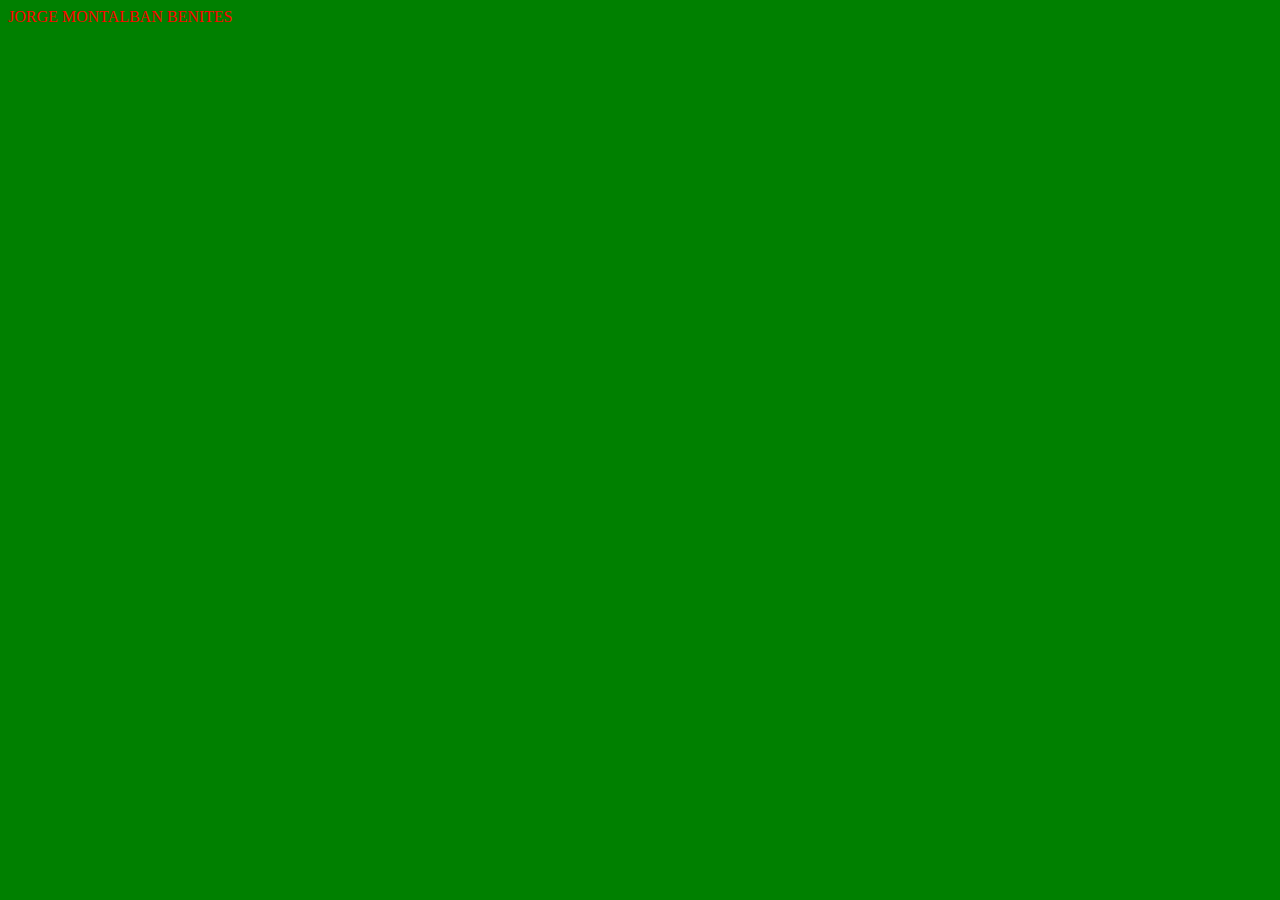
<file: index.html>
<!DOCTYPE html>
<html lang="en">
<head>
    <meta charset="UTF-8">
    <meta name="viewport" content="width=device-width, initial-scale=1.0">
    <title>Hola soy jorge</title>
    <style>
        body {
            color: red;
            background-color: green;
        }
    </style>
</head>
<body>
    JORGE MONTALBAN BENITES
</body>
</html>
</file>
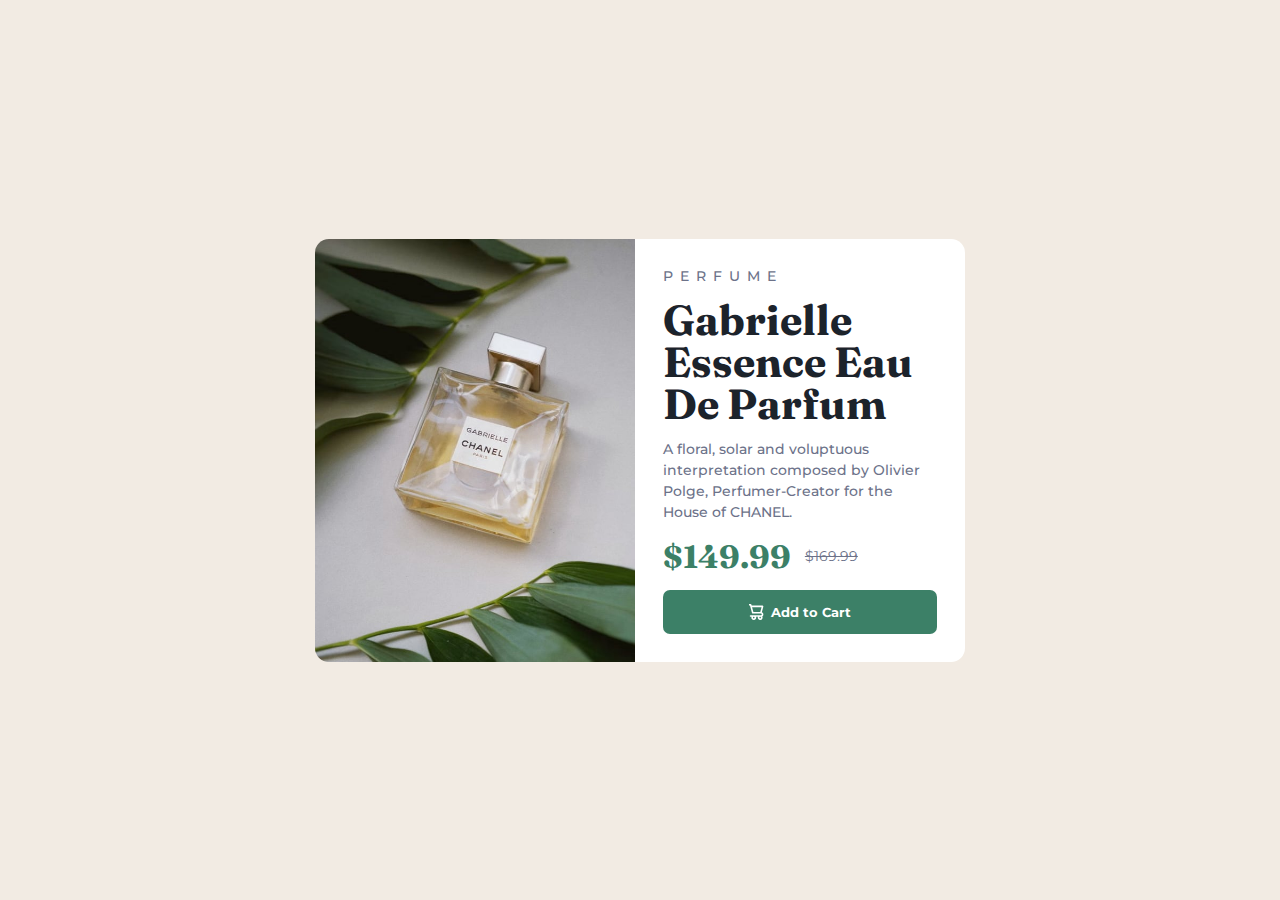
<file: semana01/dia02-html/index.html>
<!DOCTYPE html>
<html lang="en">
<head>
    <meta charset="UTF-8">
    <meta name="viewport" content="width=device-width, initial-scale=1.0">
    <title>Document</title>
    <link rel="stylesheet" href="./main.css">
</head>
<body>
    <main>
    <section class="photo"></section>
    <section class="content">
    <h3>Perfume</h3>

    <h1>Gabrielle Essence Eau De Parfum</h1>

    <p>A floral, solar and voluptuous interpretation composed by Olivier Polge, 
    Perfumer-Creator for the House of CHANEL.
    </p>
    <div>
    <span>$149.99</span>
    <s>$169.99</s>
 
    </div>
    <button  class="btn">
        <img src="./images/icon-cart.svg" alt=" ">
        Add to Cart
    </button>
    </section>
</main> 
</body>
</html>
</file>
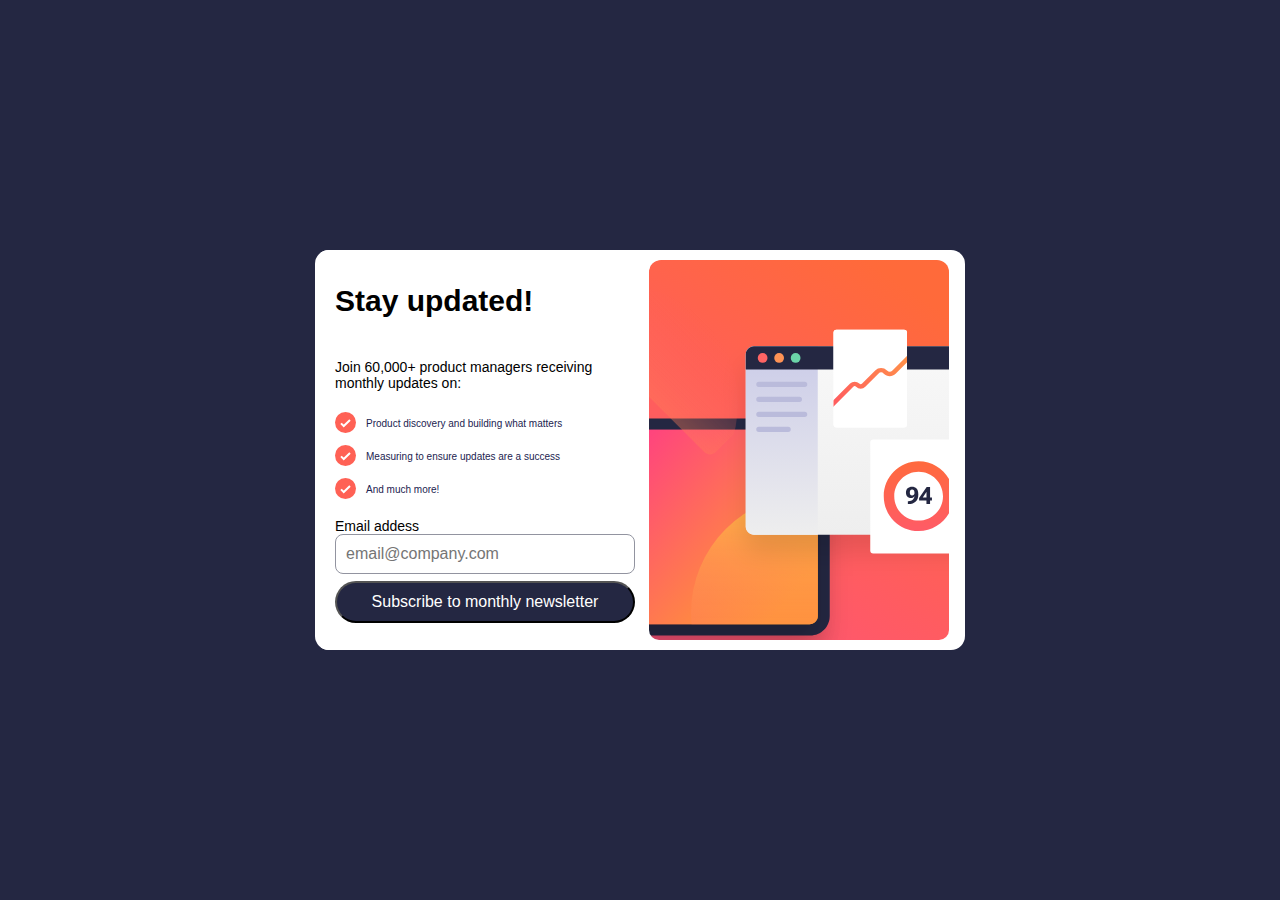
<file: semana01/reto01/newsletter-sign-up-with-success-message-main/index.html>
<!DOCTYPE html>
<html lang="en">
<head>
  <meta charset="UTF-8">
  <meta name="viewport" content="width=device-width, initial-scale=1.0">
  <title>Newsletter sign-up form with success message</title>
  <link rel="stylesheet" href="./main1.css">
</head>
<body>
  <main>
   <!-- Sign-up form start -->
  <section class="content">
   <h1>Stay updated!</h1>
   <P>Join 60,000+ product managers receiving monthly updates on:</P>
   <ul class="checklist">
    <li>Product discovery and building what matters</li>
    <li>Measuring to ensure updates are a success</li>
    <li>And much more!</li>
    </ul>
   <form>
    <label>
      Email addess
      <br/>
      <input type="text" placeholder="email@company.com"/>
    </label>
  </form>
    <button>Subscribe to monthly newsletter</button>
</section>
<section class = "photo"></section>
  </main>
</body>
</html>
</file>
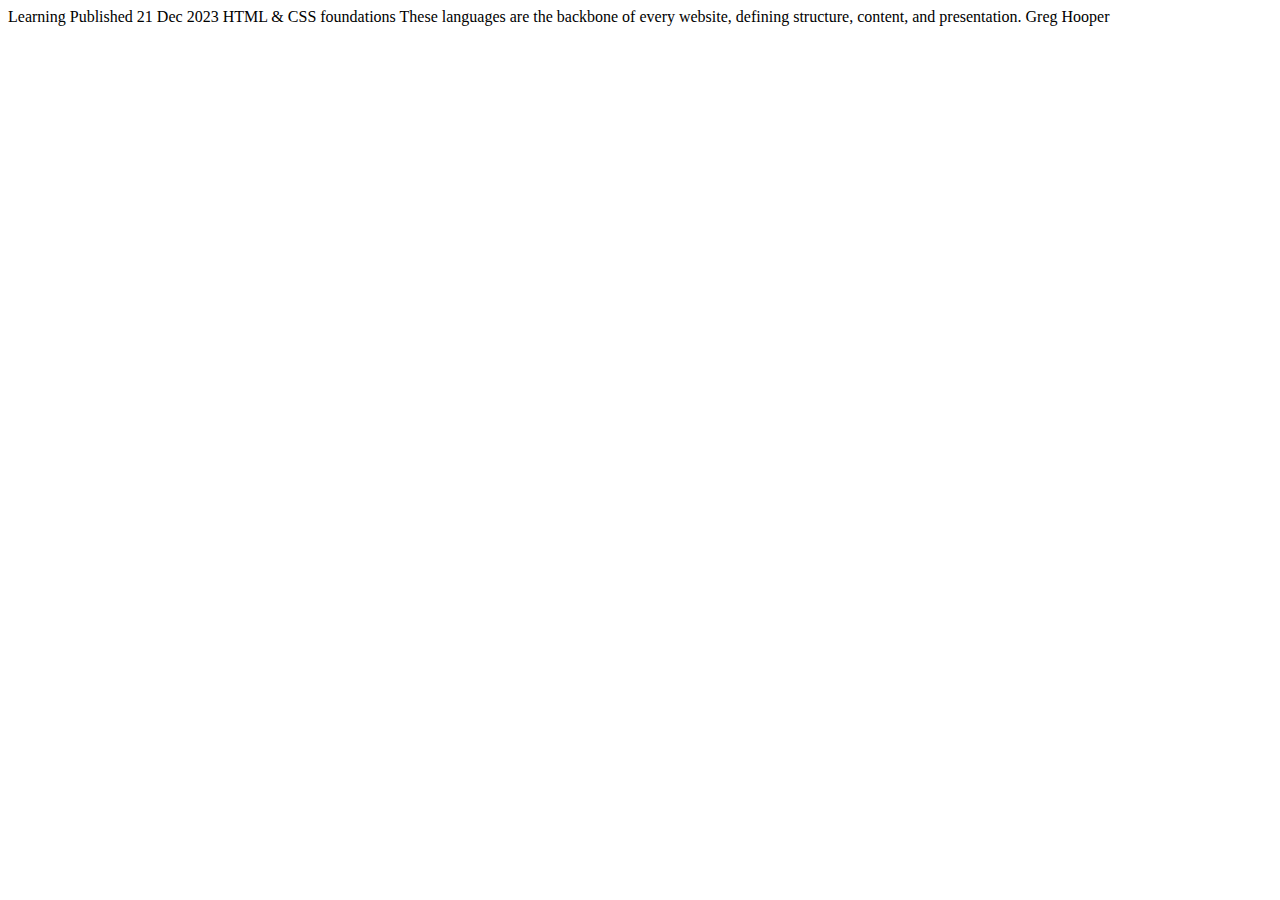
<file: semana01/reto02/blog-preview-card-main/index.html>
<!DOCTYPE html>
<html lang="en">
<head>
  <meta charset="UTF-8">
  <meta name="viewport" content="width=device-width, initial-scale=1.0">
  <title>Document</title>
</head>
<body>
  Learning

  Published 21 Dec 2023

  HTML & CSS foundations

  These languages are the backbone of every website, defining structure, content, and presentation.

  Greg Hooper
</body>
</html>
</file>
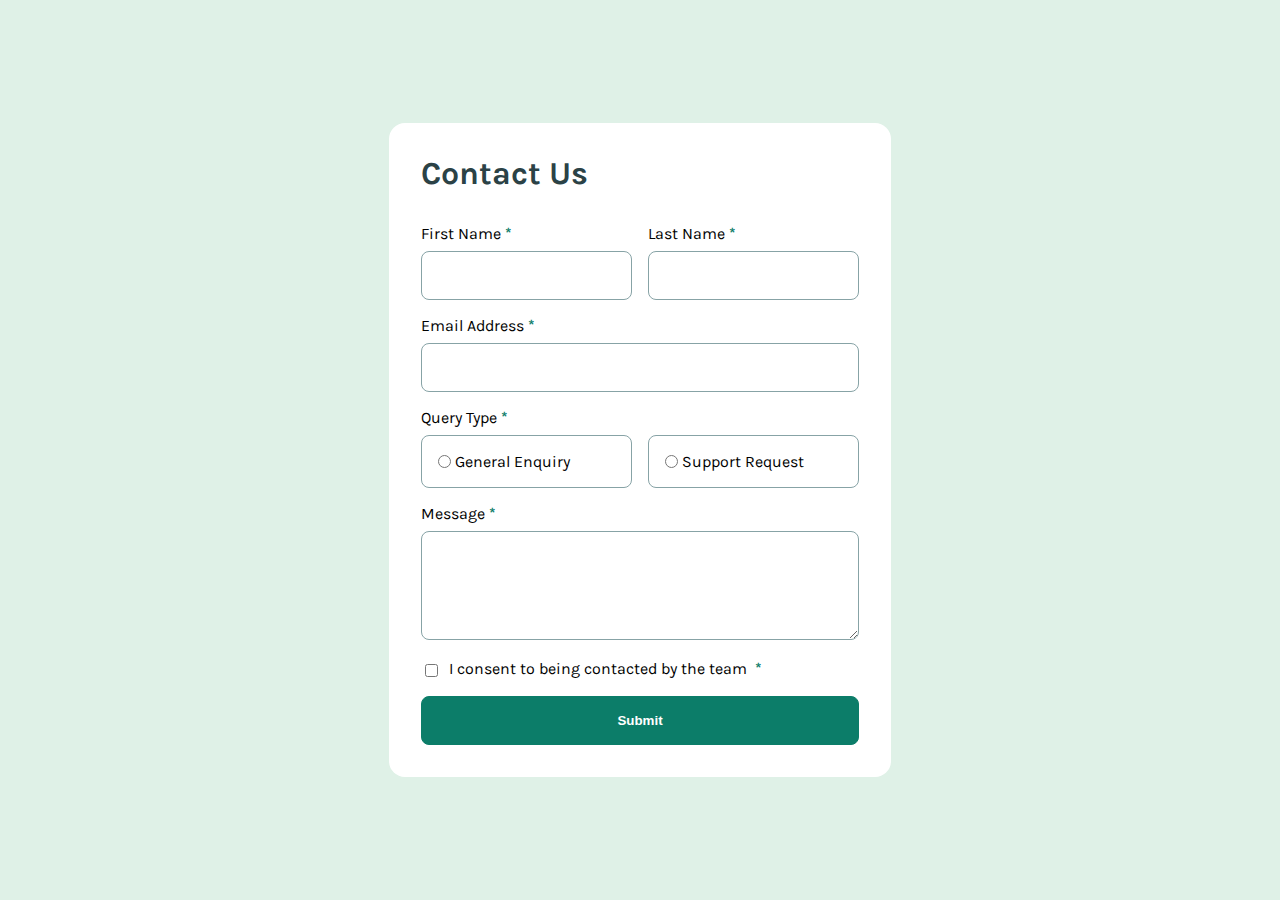
<file: semana02/dia01-reto/contact-form-main/index.html>
<!DOCTYPE html>
<html lang="en">
<head>
  <meta charset="UTF-8">
  <meta name="viewport" content="width=device-width, initial-scale=1.0">
  <title>Contact form</title>
  <link rel="stylesheet" href="./style.css">
</head>
<body>
  <main class="contact-form">
    <h1>Contact Us</h1>

    <form>
      <div class="row">
        <label>
          First Name <span class="required">*</span>
          <input type="text" />
        </label>
        
        <label>
          Last Name <span class="required">*</span>
          <input type="text" />
        </label>
      </div>

      <label>
        Email Address <span class="required">*</span>
        <input type="text" />
      </label>

      <label>
        Query Type <span class="required">*</span>
        
        <div class="row">
          <div class="query-type">
            <input type="radio" />
            General Enquiry
          </div>
  
          <div class="query-type">
            <input type="radio" />
            Support Request
          </div>
        </div>
      </label>
      
      <label>
        Message <span class="required">*</span>
        <textarea rows="5"></textarea>
      </label>
      
      <label class="flex">
        <input type="checkbox" />
        I consent to being contacted by the team <span class="required">*</span>
      </label>
      
      <input type="submit" />
    </form>
  </main>
</body>
</html>
</file>
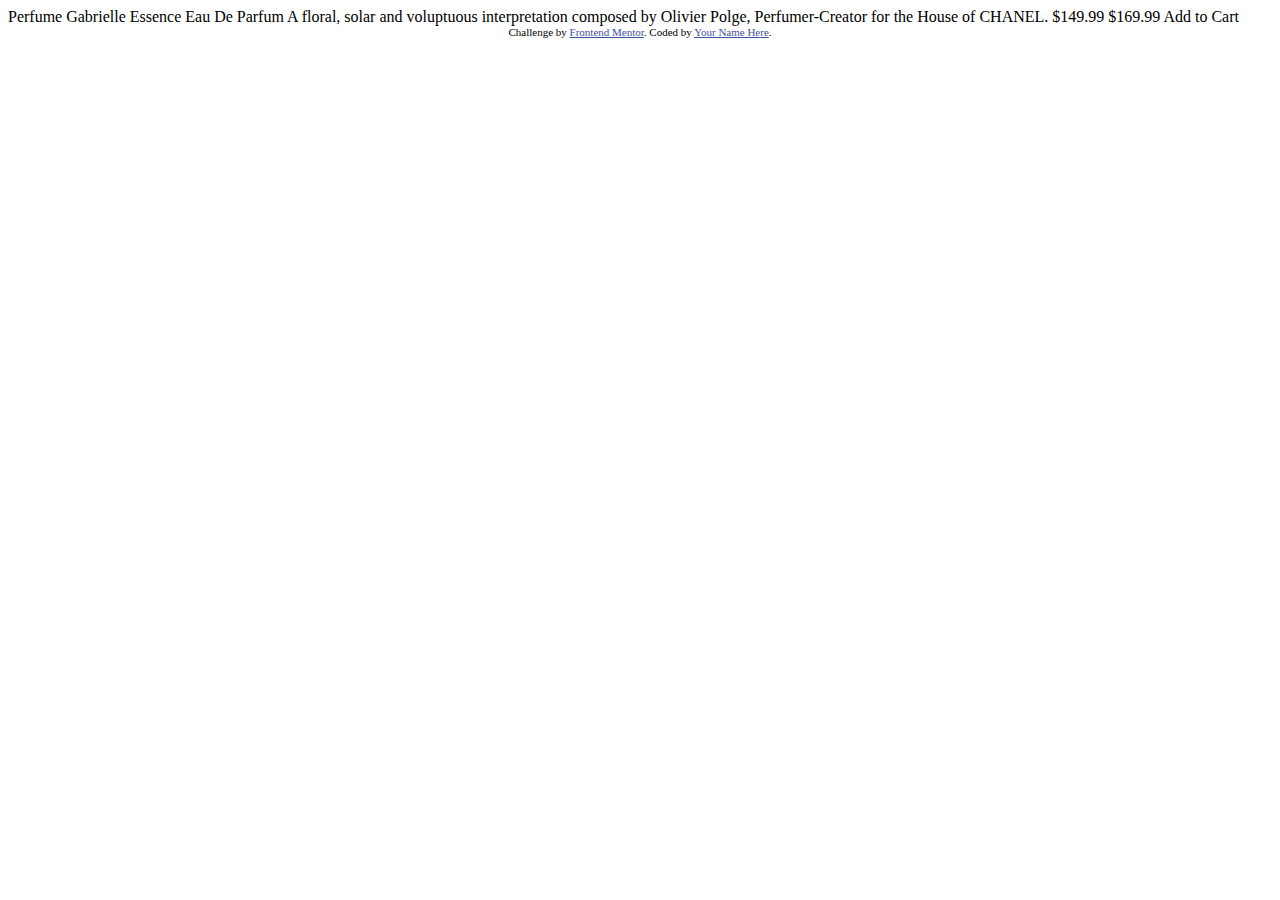
<file: semana01/dia02-html/index copy.html>
<!DOCTYPE html>
<html lang="en">
<head>
  <meta charset="UTF-8">
  <meta name="viewport" content="width=device-width, initial-scale=1.0"> <!-- displays site properly based on user's device -->

  <link rel="icon" type="image/png" sizes="32x32" href="./images/favicon-32x32.png">
  
  <title>Frontend Mentor | Product preview card component</title>

  <!-- Feel free to remove these styles or customise in your own stylesheet 👍 -->
  <style>
    .attribution { font-size: 11px; text-align: center; }
    .attribution a { color: hsl(228, 45%, 44%); }
  </style>
</head>
<body>

  Perfume

  Gabrielle Essence Eau De Parfum

  A floral, solar and voluptuous interpretation composed by Olivier Polge, 
  Perfumer-Creator for the House of CHANEL.

  $149.99
  $169.99

  Add to Cart
  
  <div class="attribution">
    Challenge by <a href="https://www.frontendmentor.io?ref=challenge" target="_blank">Frontend Mentor</a>. 
    Coded by <a href="#">Your Name Here</a>.
  </div>
</body>
</html>
</file>
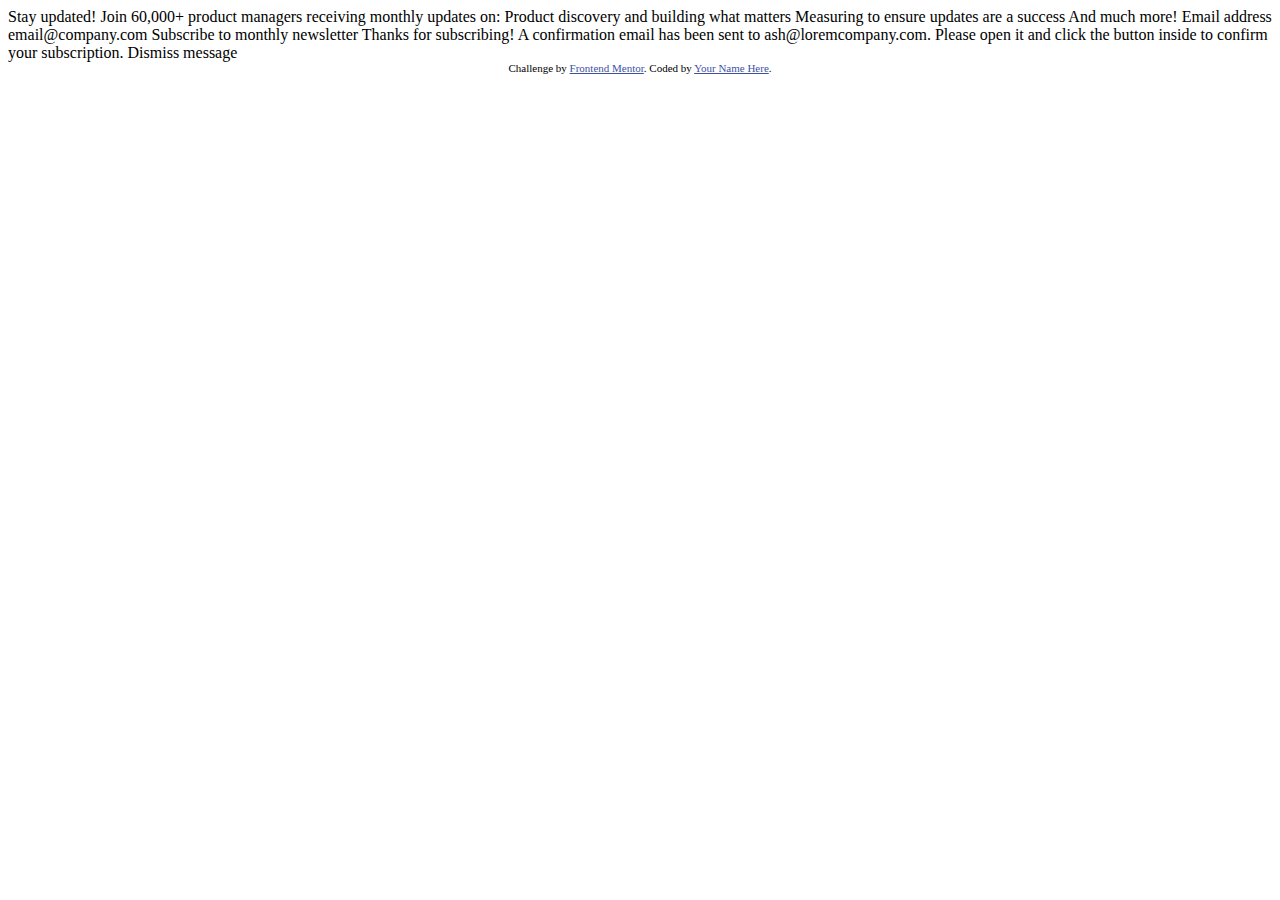
<file: semana01/reto01/newsletter-sign-up-with-success-message-main/index copy.html>
<!DOCTYPE html>
<html lang="en">
<head>
  <meta charset="UTF-8">
  <meta name="viewport" content="width=device-width, initial-scale=1.0"> <!-- displays site properly based on user's device -->

  <link rel="icon" type="image/png" sizes="32x32" href="./assets/images/favicon-32x32.png">
  
  <title>Frontend Mentor | Newsletter sign-up form with success message</title>

  <!-- Feel free to remove these styles or customise in your own stylesheet 👍 -->
  <style>
    .attribution { font-size: 11px; text-align: center; }
    .attribution a { color: hsl(228, 45%, 44%); }
  </style>
</head>
<body>

  <!-- Sign-up form start -->

  Stay updated!

  Join 60,000+ product managers receiving monthly updates on:

  Product discovery and building what matters
  Measuring to ensure updates are a success
  And much more!

  Email address
  email@company.com

  Subscribe to monthly newsletter

  <!-- Sign-up form end -->

  <!-- Success message start -->

  Thanks for subscribing!

  A confirmation email has been sent to ash@loremcompany.com. 
  Please open it and click the button inside to confirm your subscription.

  Dismiss message

  <!-- Success message end -->
  
  <div class="attribution">
    Challenge by <a href="https://www.frontendmentor.io?ref=challenge" target="_blank">Frontend Mentor</a>. 
    Coded by <a href="#">Your Name Here</a>.
  </div>
</body>
</html>
</file>
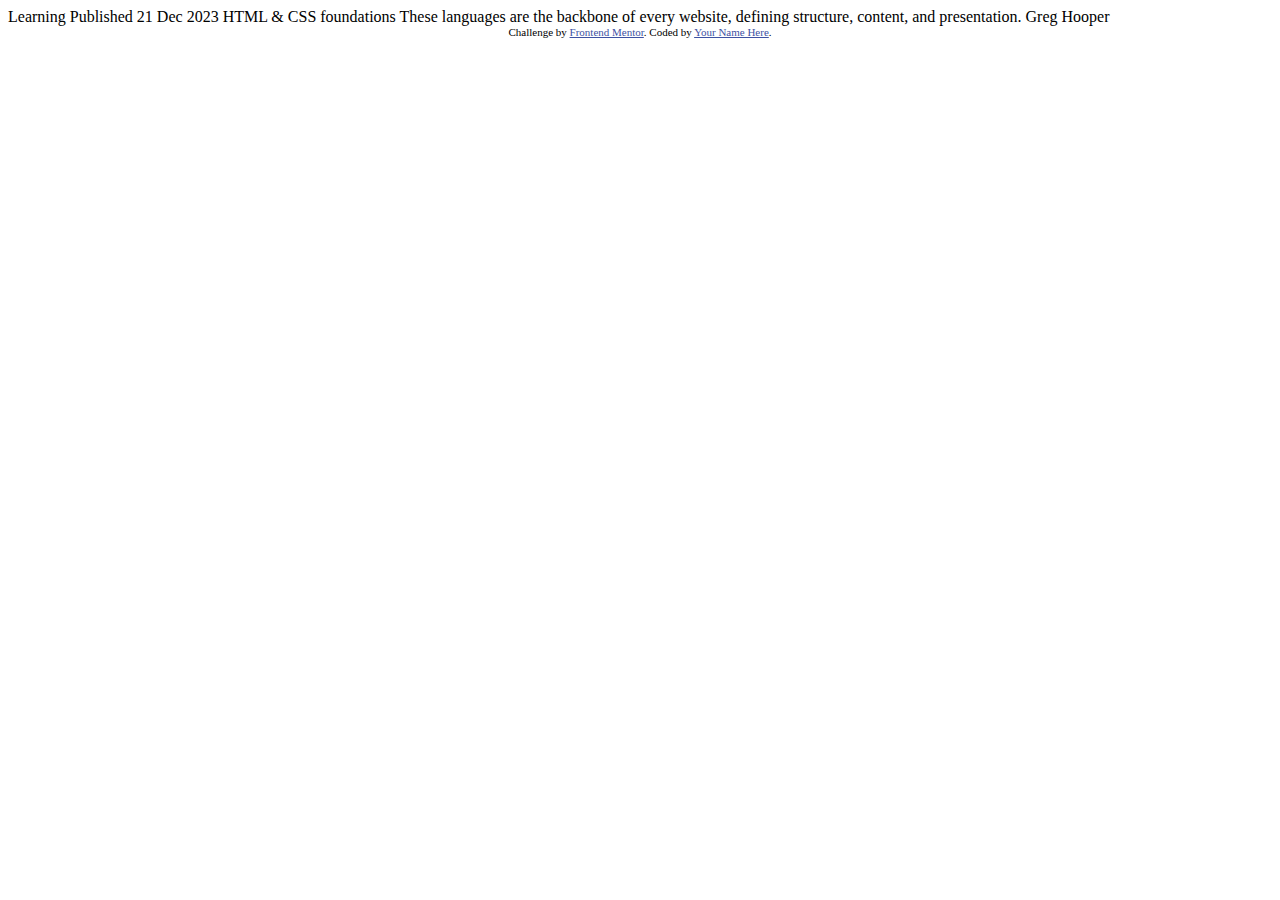
<file: semana01/reto02/blog-preview-card-main/index copy.html>
<!DOCTYPE html>
<html lang="en">
<head>
  <meta charset="UTF-8">
  <meta name="viewport" content="width=device-width, initial-scale=1.0"> <!-- displays site properly based on user's device -->

  <link rel="icon" type="image/png" sizes="32x32" href="./assets/images/favicon-32x32.png">
  
  <title>Frontend Mentor | Blog preview card</title>

  <!-- Feel free to remove these styles or customise in your own stylesheet 👍 -->
  <style>
    .attribution { font-size: 11px; text-align: center; }
    .attribution a { color: hsl(228, 45%, 44%); }
  </style>
</head>
<body>

  Learning

  Published 21 Dec 2023

  HTML & CSS foundations

  These languages are the backbone of every website, defining structure, content, and presentation.

  Greg Hooper
  
  <div class="attribution">
    Challenge by <a href="https://www.frontendmentor.io?ref=challenge" target="_blank">Frontend Mentor</a>. 
    Coded by <a href="#">Your Name Here</a>.
  </div>
</body>
</html>
</file>
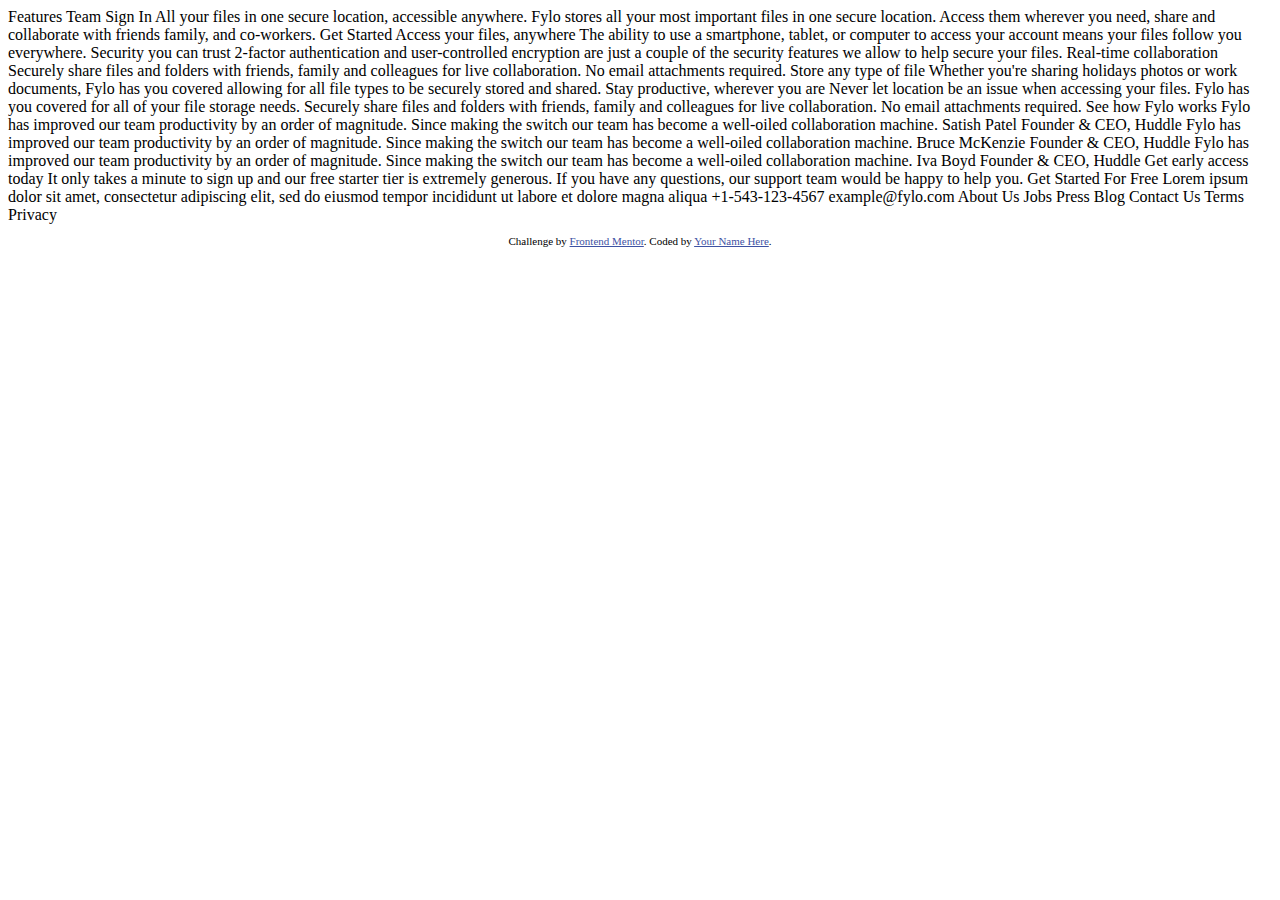
<file: semana03/dia01/fylo-dark-theme-landing-page-master/index copy.html>
<!DOCTYPE html>
<html lang="en">
<head>
  <meta charset="UTF-8">
  <meta name="viewport" content="width=device-width, initial-scale=1.0"> <!-- displays site properly based on user's device -->

  <link rel="icon" type="image/png" sizes="32x32" href="./images/favicon-32x32.png">
  
  <title>Frontend Mentor | Fylo landing page with dark theme and features grid</title>

  <!-- Feel free to remove these styles or customise in your own stylesheet 👍 -->
  <style>
    .attribution { font-size: 11px; text-align: center; }
    .attribution a { color: hsl(228, 45%, 44%); }
  </style>
</head>
<body>
  Features
  Team
  Sign In

  All your files in one secure location, accessible anywhere.

  Fylo stores all your most important files in one secure location. Access them wherever 
  you need, share and collaborate with friends family, and co-workers.

  Get Started

  Access your files, anywhere

  The ability to use a smartphone, tablet, or computer to access your account means your 
  files follow you everywhere.

  Security you can trust

  2-factor authentication and user-controlled encryption are just a couple of the security 
  features we allow to help secure your files.

  Real-time collaboration

  Securely share files and folders with friends, family and colleagues for live collaboration. 
  No email attachments required.

  Store any type of file

  Whether you're sharing holidays photos or work documents, Fylo has you covered allowing for all 
  file types to be securely stored and shared.

  Stay productive, wherever you are

  Never let location be an issue when accessing your files. Fylo has you covered for all of your file 
  storage needs.

  Securely share files and folders with friends, family and colleagues for live collaboration. No email 
  attachments required.

  See how Fylo works

  Fylo has improved our team productivity by an order of magnitude. Since making the switch our team has 
  become a well-oiled collaboration machine.

  Satish Patel
  Founder & CEO, Huddle

  Fylo has improved our team productivity by an order of magnitude. Since making the switch our team has 
  become a well-oiled collaboration machine.

  Bruce McKenzie
  Founder & CEO, Huddle

  Fylo has improved our team productivity by an order of magnitude. Since making the switch our team has 
  become a well-oiled collaboration machine.

  Iva Boyd
  Founder & CEO, Huddle

  Get early access today

  It only takes a minute to sign up and our free starter tier is extremely generous. If you have any 
  questions, our support team would be happy to help you.

  Get Started For Free

  Lorem ipsum dolor sit amet, consectetur adipiscing elit, sed do eiusmod tempor incididunt ut labore et 
  dolore magna aliqua

  +1-543-123-4567
  example@fylo.com

  About Us
  Jobs
  Press
  Blog

  Contact Us
  Terms
  Privacy

  <footer>
    <p class="attribution">
      Challenge by <a href="https://www.frontendmentor.io?ref=challenge" target="_blank">Frontend Mentor</a>. 
      Coded by <a href="#">Your Name Here</a>.
    </p>
  </footer>
</body>
</html>
</file>
<file: semana01/dia02-html/main.css>
@import url('https://fonts.googleapis.com/css2?family=Fraunces:ital,opsz,wght@0,9..144,100..900;1,9..144,100..900&family=Montserrat:ital,wght@0,100..900;1,100..900&display=swap');

/*
font-family: "Fraunces", serif;
font-family: "Montserrat", sans-serif;
*/

body {
  margin: 0;

  background-color: hsl(30, 38%, 92%);
  font-size: 14px;
  font-family: "Montserrat", sans-serif;

  display: flex; /* Flexbox */
  justify-content: center;
  align-items: center;

  height: 100vh;
}

main {
  /* border: 3px solid red; */

  width: 650px;
  min-height: 400px;

  display: flex;

  border-radius: 14px;
  overflow: hidden;
}

.photo {
  /* border: 5px solid green; */

  width: 350px;

  background-image: url(./images/image-product-desktop.jpg);
  background-size: cover;
  background-repeat: no-repeat;
}

.content {
  /* border: 5px solid blue; */

  width: 300px;

  background-color: hsl(0, 0%, 100%);

  padding: 28px;

  display: flex;
  flex-direction: column;
  gap: 14px;
}

.content h3 {
  margin: 0;

  text-transform: uppercase;
  font-weight: 500;
  font-size: 14px;
  letter-spacing: 7px;
  color: hsl(228, 12%, 48%);
}

.content h1 {
  margin: 0;

  font-family: "Fraunces", serif;
  font-size: 42px; /* 14px * 3 = 42px */
  line-height: 1;
  color: hsl(212, 21%, 14%);
}

.content p {
  margin: 0;

  font-weight: 500;
  line-height: 1.5;
  color: hsl(228, 12%, 48%);
  
  /* text-align: justify; */
}

.content div {
  display: flex;
  align-items: center;
  gap: 14px;
}

.content span {
  font-family: "Fraunces", serif;
  font-size: 32px;
  font-weight: 700;
  color: hsl(158, 36%, 37%);
}

.content s {
  color: hsl(228, 12%, 48%);
}

.content button {
  border: 0;

  font-family: "Montserrat", sans-serif;
  font-weight: 700;
  background-color: hsl(158, 36%, 37%);
  color: hsl(0, 0%, 100%);

  padding: 14px;

  display: flex;
  justify-content: center;
  gap: 7px;

  cursor: pointer;
  border-radius: 7px;
}
</file>
<file: semana01/reto01/newsletter-sign-up-with-success-message-main/main1.css>
body {
    margin: 0;
    background-color: hsl(234, 29%, 20%);
    font-size: 14px;
    font-family: "Montserrat", sans-serif;
    display: flex; /* Flexbox */
    justify-content: center;
    align-items: center;
    height: 100vh;
  }
  main {
    /* border: 3px solid red; */
    width: 650px;
    min-height: 400px;
    display: flex;
    border-radius: 14px;
    overflow: hidden;
    background-color: white;
    justify-content: center
  }
  .photo {
    margin-top: 10px;
     width: 300px;
     height: 380px;
     background-image: url(./assets/images/illustration-sign-up-desktop.svg);
     background-size: cover;
     background-repeat: no-repeat;
     border-top-left-radius: 10px;
     border-bottom-left-radius: 10px;
     border-bottom-right-radius: 10px;
     margin-right: 10px;
    }
  .content {
    width: 300px;
    background-color: hsl(0, 0%, 100%);  
    padding: 14px;
    display: flex;
    flex-direction: column;
    gap: 7px;
  }
  button{
    background-color: hsl(234, 29%, 20%) ;
    color: white;
    font-size: 16px;
    padding: 10px 15px; /* Aumenta la altura del botón */
    border-radius: 25px; /* Hace los bordes más redondeados */
  }
  .checklist {
    list-style: none;
    padding: 0;
    margin: 0;
}

.checklist li {
    display: flex;
    align-items: center;
    margin-bottom: 10px;
    color: hsl(231, 49%, 21%);
    font-size: 10px;
}

.checklist li::before {
    content: url(./assets/images/icon-list.svg); /* Símbolo de checkmark */
    color: hsl(4, 100%, 67%);
    font-weight: bold;
    margin-right: 10px;
}
h1{
    font-size: 30px;
}
input[type="text"] {
    width: 100%; /* Ajusta el ancho del input al 100% del contenedor padre */
    height: 40px; /* Ajusta la altura del input */
    padding: 10px; /* Añade espacio interno al input */
    font-size: 16px; /* Ajusta el tamaño del texto dentro del input */
    border: 1px solid hsl(231, 7%, 60%); /* Define el borde del input */
    border-radius: 8px; /* Hace los bordes del input redondeados */
    box-sizing: border-box; /* Asegura que el padding no afecte el ancho total del input */
}
</file>
<file: semana02/dia01-reto/contact-form-main/style.css>
@import url('https://fonts.googleapis.com/css2?family=Karla:ital,wght@0,200..800;1,200..800&display=swap');

body {
  margin: 0;

  background-color: hsl(148, 38%, 91%);

  display: flex;
  justify-content: center;
  align-items: center;

  height: 100vh;

  font-family: "Karla", sans-serif;
}

.contact-form {
  min-width: 400px;

  background-color: hsl(0, 0%, 100%);
  padding: 32px;

  border-radius: 16px;
}

h1 {
  margin: 0;
  margin-bottom: 32px;
  color: hsl(187, 24%, 22%);
}

label {
  display: block;
  margin-bottom: 16px;
}

label input,
label textarea {
  display: flex;

  margin-top: 8px;
}

.row {
  display: grid;
  grid-template-columns: 1fr 1fr;
  gap: 16px;
}

.query-type {
  border: 1px solid hsl(186, 15%, 59%);
  display: flex;
  justify-content: flex-start;
  align-items: center;
  gap: 4px;
  padding: 16px;
  margin-top: 8px;
  border-radius: 8px;
}

input[type='radio'] {
  margin: 0;
}

input[type='text'],
textarea {
  border-radius: 8px;
  border: 1px solid hsl(186, 15%, 59%);
  padding: 16px;
  width: 100%;
  box-sizing: border-box;
}

.flex {
  display: flex;
  align-items: center;
  gap: 8px;
}

.required {
  color: hsl(169, 82%, 27%);
  font-weight: 700;
}

input[type='submit'] {
  color: hsl(0, 0%, 100%);
  background-color: hsl(169, 82%, 27%);
  border: 1px solid hsl(169, 82%, 27%);
  font-weight: 700;
  border-radius: 8px;
  width: 100%;
  padding: 16px;
}
</file>
